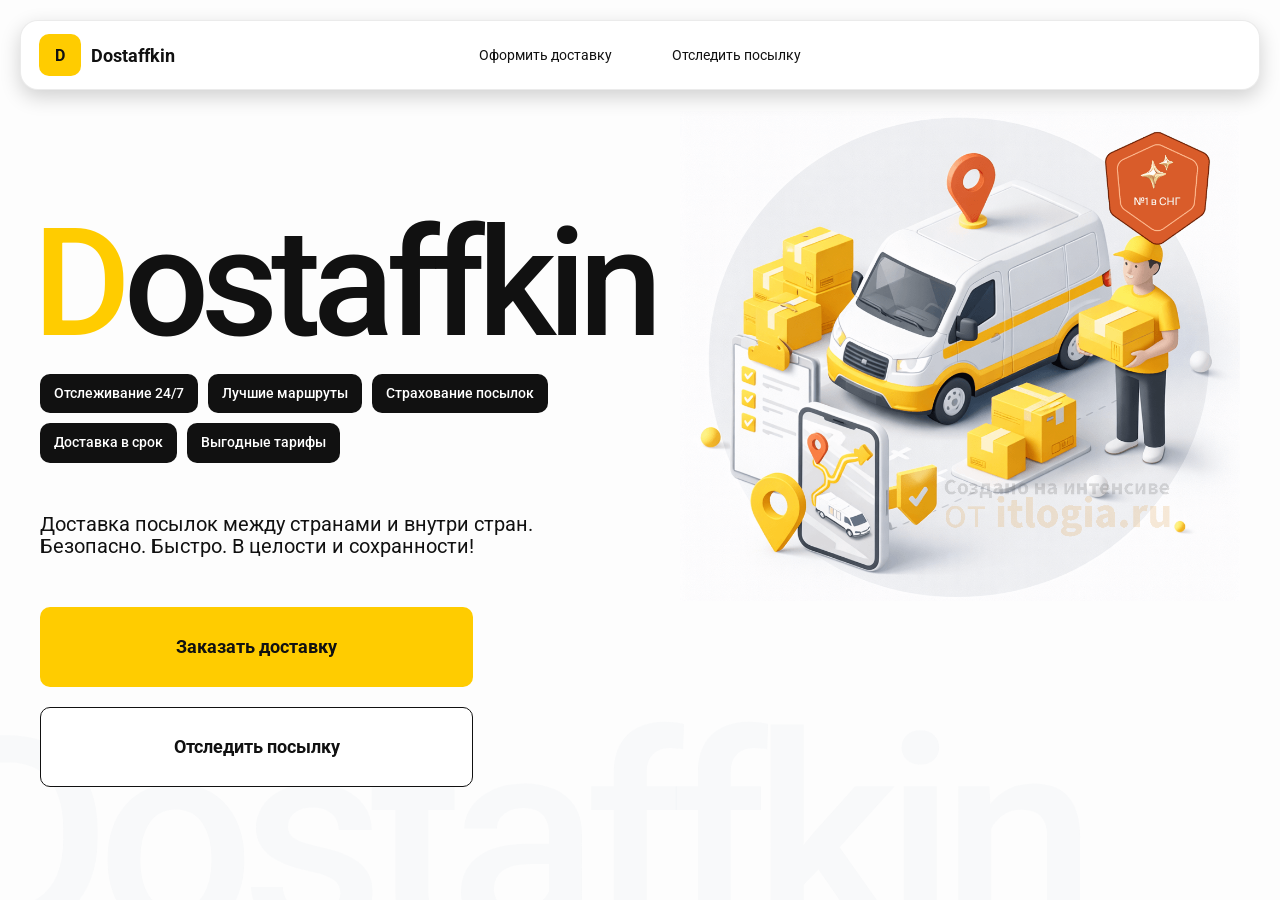
<file: index.html>
<!doctype html>
<html lang="ru">

<head>
    <meta charset="utf-8" />
    <meta name="viewport" content="width=device-width,initial-scale=1,maximum-scale=1,user-scalable=0" />
    <title>Dostaffkin — Доставка посылок между странами и внутри стран. Безопасно. Быстро. В целости и сохранности!
    </title>

    <link href="styles/base.css" rel="stylesheet" />
    <link href="styles/base_adaptive.css" rel="stylesheet" />
    <link href="styles/index.css" rel="stylesheet" />
    <link href="styles/index_adaptive.css" rel="stylesheet" />

</head>

<body>
    <div class="container">
        <header class="header">
            <a class="header-brand" href="#">
                <div class="header-logo">D</div>
                <div class="header-title">Dostaffkin</div>
            </a>
            <nav class="header-menu">
                <a class="header-link" href="/order.html">Оформить <span>доставку</span></a>
                <a class="header-link" href="/track.html">Отследить <span>посылку</span></a>
            </nav>
        </header>

        <main class="main">
            <section class="main-info">
                <div class="main-title">
                    <span>D</span>ostaffkin
                </div>
                <div class="main-features">
                    <div class="main-feature">Отслеживание 24/7</div>
                    <div class="main-feature">Лучшие маршруты</div>
                    <div class="main-feature">Страхование посылок</div>
                    <div class="main-feature">Доставка в срок</div>
                    <div class="main-feature">Выгодные тарифы</div>
                </div>
                <div class="main-description">
                    Доставка посылок между странами и внутри стран.
                    Безопасно. Быстро. В целости и сохранности!
                </div>
                <div class="main-actions">
                    <a class="button" type="button" href="./order.html">Заказать доставку</a>
                    <a class="button button-white" type="button" href="./track.html">Отследить посылку</a>
                </div>
            </section>
            <div class="main-title-ghost">Dostaffkin</div>
            <section class="main-image">
                <img src="images/main-image.png" alt="Main image" />
            </section>
        </main>
    </div>

</body>

</html>
</file>
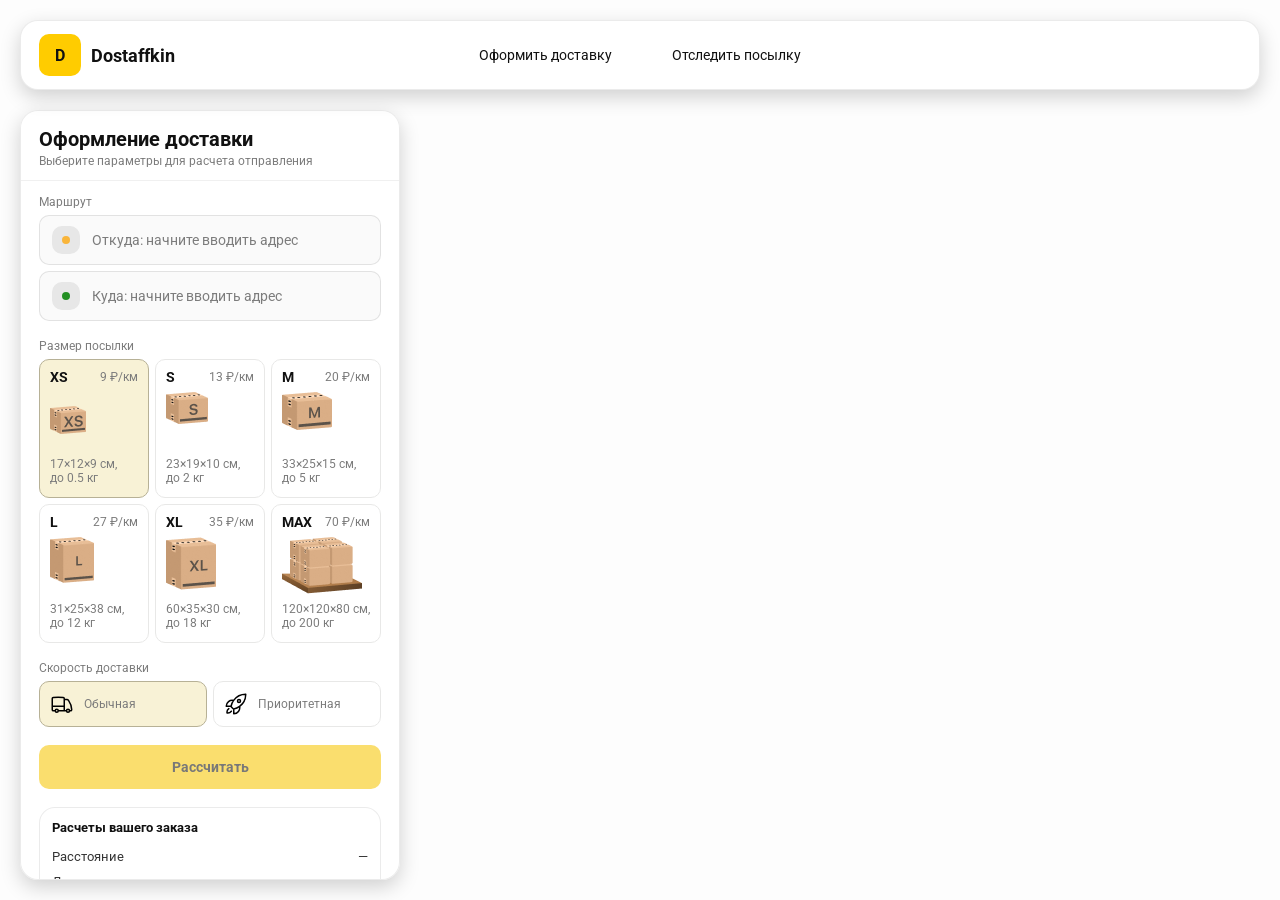
<file: order.html>
<!doctype html>
<html lang="ru">

<head>
    <meta charset="utf-8" />
    <meta name="viewport" content="width=device-width,initial-scale=1,maximum-scale=1,user-scalable=0" />
    <title>Оформление доставки</title>

    <link rel="stylesheet" href="styles/base.css" />
    <link rel="stylesheet" href="styles/base_adaptive.css" />

    <link rel="stylesheet" href="styles/order.css" />
    <link rel="stylesheet" href="styles/order_adaptive.css" />

    <script src="https://testologia.ru/ymc_min.js" data-apikey="1585434d-a2c9-4e0a-a636-24012716e9b0" data-suggest-apikey="3540711c-ef8b-4cb9-a6ad-8ab642e59a97"></script>
</head>

<body>
    <div id="map"></div>

    <header class="header">
        <a class="header-brand" href="./index.html">
            <div class="header-logo">D</div>
            <div class="header-title">Dostaffkin</div>
        </a>
        <nav class="header-menu">
            <a class="header-link" href="#">Оформить <span>доставку</span></a>
            <a class="header-link" href="./track.html">Отследить <span>посылку</span></a>
        </nav>
    </header>

    <aside class="main" id="sidebar">
        <div class="main-header">
            <div class="main-title">Оформление доставки</div>
            <div class="main-text">Выберите параметры для расчета отправления</div>

        </div>
        <div class="main-content">
            <div class="main-route">
                <div class="main-block-title">Маршрут</div>
                <div class="main-fields">
                    <div class="main-field" id="fromField">
                        <div class="main-pin"></div>
                        <input id="from" placeholder="Откуда: начните вводить адрес" autocomplete="off" />
                        <div class="main-ac" id="fromAc" role="listbox" aria-label="Подсказки адресов"></div>
                    </div>

                    <div class="main-field" id="toField">
                        <div class="main-pin"></div>
                        <input id="to" placeholder="Куда: начните вводить адрес" autocomplete="off" />
                        <div class="main-ac" id="toAc" role="listbox" aria-label="Подсказки адресов"></div>
                    </div>
                </div>
            </div>
            <div class="main-package">
                <div class="main-block-title">Размер посылки</div>

                <div class="main-sizes">
                    <div class="main-size-card is-active" data-value="xs">
                        <div class="main-size-top">
                            <div class="main-size-label">XS</div>
                            <div class="main-size-rate">9 ₽/км</div>
                        </div>
                        <div class="main-size-media">
                            <img src="images/sizes/xs.png" alt="Короб XS" />
                        </div>
                        <div class="main-size-description">17×12×9 см,<br>до 0.5 кг</div>
                    </div>

                    <div class="main-size-card" data-value="s">
                        <div class="main-size-top">
                            <div class="main-size-label">S</div>
                            <div class="main-size-rate">13 ₽/км</div>
                        </div>
                        <div class="main-size-media">
                            <img src="images/sizes/s.png" alt="Короб S" />
                        </div>
                        <div class="main-size-description">23×19×10 см,<br>до 2 кг</div>
                    </div>

                    <div class="main-size-card" data-value="m">
                        <div class="main-size-top">
                            <div class="main-size-label">M</div>
                            <div class="main-size-rate">20 ₽/км</div>
                        </div>
                        <div class="main-size-media">
                            <img src="images/sizes/m.png" alt="Короб M" />
                        </div>
                        <div class="main-size-description">33×25×15 см,<br>до 5 кг</div>
                    </div>

                    <div class="main-size-card" data-value="l">
                        <div class="main-size-top">
                            <div class="main-size-label">L</div>
                            <div class="main-size-rate">27 ₽/км</div>
                        </div>
                        <div class="main-size-media">
                            <img src="images/sizes/l.png" alt="Короб L" />
                        </div>
                        <div class="main-size-description">31×25×38 см,<br>до 12 кг</div>
                    </div>

                    <div class="main-size-card" data-value="xl">
                        <div class="main-size-top">
                            <div class="main-size-label">XL</div>
                            <div class="main-size-rate">35 ₽/км</div>
                        </div>
                        <div class="main-size-media">
                            <img src="images/sizes/xl.png" alt="Короб XL" />
                        </div>
                        <div class="main-size-description">60×35×30 см,<br>до 18 кг</div>
                    </div>

                    <div class="main-size-card" data-value="max">
                        <div class="main-size-top">
                            <div class="main-size-label">MAX</div>
                            <div class="main-size-rate">70 ₽/км</div>
                        </div>
                        <div class="main-size-media main-size-media-palleta">
                            <img src="images/sizes/max.png" alt="Паллета" />
                        </div>
                        <div class="main-size-description">120×120×80 см,<br>до 200 кг</div>
                    </div>
                </div>
            </div>

            <div class="main-speed">
                <div class="main-block-title">Скорость доставки</div>

                <div class="main-speeds">
                    <div class="main-speed-card is-active" data-value="regular">
                        <img class="main-speed-media" src="images/icons/regular.svg" alt="Regular" />
                        <div class="main-speed-description">Обычная</div>
                    </div>
                    <div class="main-speed-card" data-value="fast">
                        <img class="main-speed-media" src="images/icons/fast.svg" alt="Fast" />
                        <div class="main-speed-description">Приоритетная</div>
                    </div>

                </div>
            </div>
            <div class="main-calculate-block">
                <button id="calc" class="button calculate-button" type="button" disabled>Рассчитать</button>
            </div>
            <div class="main-result" id="result">
                <div class="main-result-title">Расчеты вашего заказа</div>
                <div class="main-result-lines">
                    <div class="main-result-line"><span>Расстояние</span><span id="distanceValue">—</span></div>
                    <div class="main-result-line"><span>Доставим через</span><span id="durationValue">—</span></div>
                    <div class="main-result-line"><span>Тариф</span><span id="rateValue">—</span></div>
                </div>
                <div class="main-price">
                    <div class="main-price-label">Итого</div>
                    <div class="main-price-value" id="totalValue">—</div>
                </div>
            </div>
            <div class="main-order-box">
                <div class="main-order-form" id="orderForm">
                    <div class="main-order-title">Оформление доставки</div>
                    <div class="main-block-info-row">
                        <div class="main-block-title">Контакты</div>
                        <div class="order-fields">
                            <div class="main-field">
                                <input id="customerName" placeholder="Ваше имя" autocomplete="off" />
                            </div>
                            <div class="main-field">
                                <input id="customerPhone" placeholder="Ваш телефон" autocomplete="off"
                                    inputmode="tel" />
                            </div>
                        </div>
                    </div>
                    <div class="main-block-info-row extra-info">
                        <div class="main-block-title">Дополнительная информация</div>
                        <div class="main-field textarea">
                            <textarea id="comment" placeholder="Детали доставки и комментарии"></textarea>
                        </div>
                    </div>
                    <button id="submit" class="button main-submit-request" type="button" disabled>Отправить
                        заявку
                    </button>
                </div>

                <div class="main-order-success" id="orderSuccess">
                    <div class="main-success-icon">✓</div>
                    <div class="main-success-title">Заявка отправлена!</div>
                    <div class="main-success-title">Номер отправления – <span id="orderId"></span></div>
                    <div class="main-success-subtitle">Мы скоро свяжемся с вами</div>
                </div>
            </div>
        </div>

    </aside>

<script src="scripts/order.js"></script>

</body>

</html>
</file>
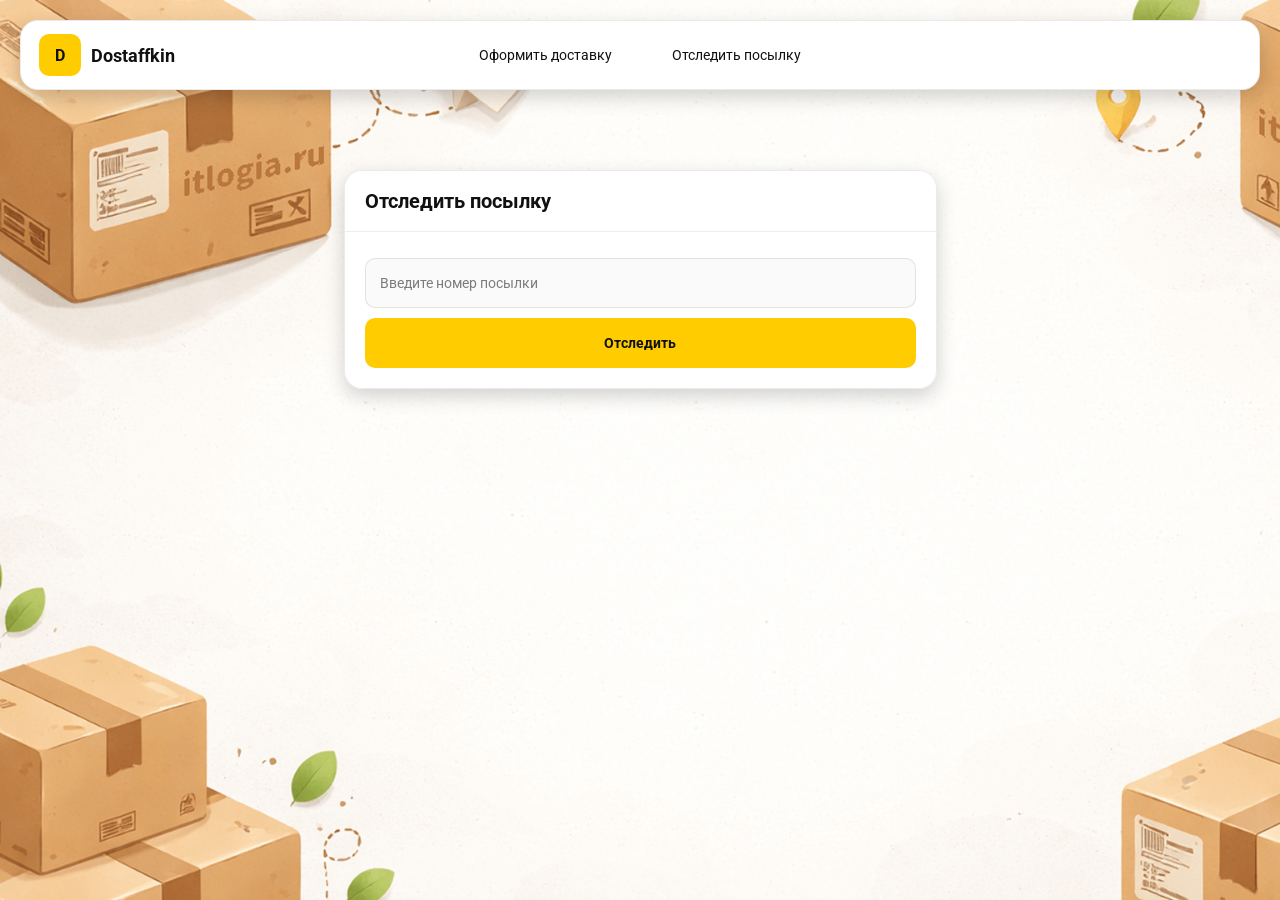
<file: track.html>
<!doctype html>
<html lang="ru">

<head>
    <meta charset="utf-8" />
    <meta name="viewport" content="width=device-width,initial-scale=1,maximum-scale=1,user-scalable=0" />
    <title>Отследить посылку</title>
    <link rel="stylesheet" href="styles/base.css" />
    <link rel="stylesheet" href="styles/base_adaptive.css" />

    <link rel="stylesheet" href="styles/track.css" />
    <link rel="stylesheet" href="styles/track_adaptive.css" />
</head>

<body>

    <div class="container">

        <header class="header">
            <a class="header-brand" href="./index.html">
                <div class="header-logo">D</div>
                <div class="header-title">Dostaffkin</div>
            </a>
            <nav class="header-menu">
                <a class="header-link" href="./order.html">Оформить <span>доставку</span></a>
                <a class="header-link" href="#">Отследить <span>посылку</span></a>
            </nav>
        </header>

        <main class="track-content">

            <section class="track-card track-search">
                <div class="track-title">Отследить посылку</div>
                <div class="track-action">
                    <div class="main-field track-field">
                        <input id="trackNumber" placeholder="Введите номер посылки" autocomplete="off" />
                    </div>
                    <button id="trackButton" class="button track-button" type="button">Отследить</button>
                </div>
            </section>
            <section class="track-card track-result" id="trackResult">
                <div class="track-result-header">
                    <div class="track-id" id="trackIdValue"></div>
                    <div class="track-routes">
                        <div class="track-route">
                            <div class="track-route-pin">
                                <svg xmlns="http://www.w3.org/2000/svg" fill="none" viewBox="0 0 24 24"
                                    stroke-width="1.5" stroke="orange" class="size-6">
                                    <path stroke-linecap="round" stroke-linejoin="round"
                                        d="M15 10.5a3 3 0 1 1-6 0 3 3 0 0 1 6 0Z" />
                                    <path stroke-linecap="round" stroke-linejoin="round"
                                        d="M19.5 10.5c0 7.142-7.5 11.25-7.5 11.25S4.5 17.642 4.5 10.5a7.5 7.5 0 1 1 15 0Z" />
                                </svg>
                            </div>
                            <div class="track-route-address" id="trackFromValue">
                                Откуда: Москва, улица Арбат, 1
                            </div>
                        </div>
                        <div class="track-route track-route-arrow">
                            <svg xmlns="http://www.w3.org/2000/svg" fill="none" viewBox="0 0 24 24" stroke-width="1.5"
                                stroke="currentColor" class="size-6">
                                <path stroke-linecap="round" stroke-linejoin="round"
                                    d="M19.5 13.5 12 21m0 0-7.5-7.5M12 21V3" />
                            </svg>
                        </div>
                        <div class="track-route">
                            <div class="track-route-pin">
                                <svg xmlns="http://www.w3.org/2000/svg" fill="none" viewBox="0 0 24 24"
                                    stroke-width="1.5" stroke="green" class="size-6">
                                    <path stroke-linecap="round" stroke-linejoin="round"
                                        d="M15 10.5a3 3 0 1 1-6 0 3 3 0 0 1 6 0Z" />
                                    <path stroke-linecap="round" stroke-linejoin="round"
                                        d="M19.5 10.5c0 7.142-7.5 11.25-7.5 11.25S4.5 17.642 4.5 10.5a7.5 7.5 0 1 1 15 0Z" />
                                </svg>
                            </div>
                            <div class="track-route-address" id="trackToValue">
                                Куда: Минск, проспект Независимости, 58
                            </div>
                        </div>
                    </div>
                </div>
                <div class="track-info">
                    <div class="track-status-title">Статус данной посылки:</div>
                    <div class="track-status-list" id="trackStatusList">

                    </div>
                </div>
            </section>
        </main>
    </div>

    <script src="scripts/track.js"></script>

</body>

</html>
</file>
<file: styles/base.css>
*,
*::before,
*::after {
    box-sizing: border-box;
}

@font-face {
    font-family: "Roboto";
    src: url("../fonts/Roboto-Regular.ttf");
    font-weight: normal;
}

@font-face {
    font-family: "Roboto";
    src: url("../fonts/Roboto-Bold.ttf");
    font-weight: bold;
}

@font-face {
    font-family: "Roboto";
    src: url("../fonts/Roboto-Medium.ttf");
    font-weight: 500;
}

html,
body {
    margin: 0;
    color: #111111;
    font-family: "Roboto", sans-serif;
}

body {
    background: #FDFDFD;
}

.header {

    border-radius: 18px;
    box-shadow: 0 7px 20px 0 #0000002E;
    backdrop-filter: blur(10px);
    background: #ffffff;
    left: 20px;
    border: 1px solid rgba(0, 0, 0, 0.08);
    position: fixed;
    right: 20px;
    top: 20px;
    padding: 14px 18px;
    height: 70px;
    display: flex;
    align-items: center;
    z-index: 6;
} 

.header-brand {
    display: flex;
    align-items: center;
    text-decoration: none;
    gap: 10px;
}

.header-logo {
    width: 42px;
    height: 42px;
    border-radius: 10px;
    background: #FFCC00;
    display: grid;
    place-items: center;
    font-weight: bold;
    color: #111;
}

.header-title {
    font-size: 18px;
    font-weight: bold;
    color: #111111;
    text-decoration: none;
}

.header-menu {
    display: flex;
    align-items: center;
    gap: 60px;
    margin: 0;
    position: absolute;
    left: 50%;
    transform: translateX(-50%);
}

.header-link {
    font-size: 14px;
    color: #111111;
    text-decoration: none;
}
.button {
    border: 0;
    outline: none;
    height: 44px;
    border-radius: 10px;
    font-size: 14px;
    font-weight: bold;
    cursor: pointer;
    font-family: inherit;
    transition: transform .08s ease, opacity .12s ease;
    background: #ffcc00;
    color: #111111;
    text-align: center;
    text-decoration: none;
}

.button:hover {
    background-color: #E5BC19;
}

.button:disabled {
    cursor: not-allowed;
    background-color: #FADE6E;
    color: #787878;
    transform: none;
}

.button.button-white {
    background: #ffffff;
    border: 1px solid #111111;
}

.button.button-white:hover {
    background: rgb(241 241 241);
}

.main-field {
    display: flex;
    align-items: center;
    margin-top: 6px;
    gap: 10px;
    border: 1px solid #1111111A;
    background: #FAFAFA;
    border-radius: 10px;
    padding: 10px 12px;
    position: relative;
    box-sizing: border-box;
    height: 50px;
}

.main-field.textarea {
    height: auto;
}

.main-pin {
    width: 28px;
    height: 28px;
    border-radius: 10px;
    background: rgba(17, 17, 17, 0.08);
    display: grid;
    place-items: center;
    flex: 0 0 auto;
    position: relative;
}

.main-pin::before {
    content: "";
    width: 8px;
    height: 8px;
    border-radius: 999px;
    background: orange;
    opacity: .75;
    display: block;
}

.main-field:last-child .main-pin::before {
    background: green;
    opacity: .85;
}

input, textarea {
    width: 100%;
    border: 0;
    outline: none;
    background: transparent;
    font-size: 14px;
    color: #111111;
    font-family: inherit;
}

textarea {
    resize: vertical;
    min-height: 72px;
    padding: 2px 0;
}

input::placeholder, textarea::placeholder {
    color: #7C7C7C;
}

.main-field:focus-within {
    border-color: rgba(0, 0, 0, 0.20);
    box-shadow: 0 0 0 4px rgba(255, 204, 0, 0.35);
    background: rgba(255, 255, 255, 0.75);
}
</file>
<file: styles/base_adaptive.css>
@media (max-width: 767px) {
    .header {
        left: 10px;
        right: 10px;
        top: 10px;
    }

    .header-link span {
        display: none;
    }

    .header-menu {
        gap: 20px;
        justify-content: flex-start;
        margin: 0 0 0 30px;
        position: static;
        transform: none;
    }
}

@media (max-width: 420px) {
    .header-title {
        display: none;
    }
}

@media (max-width: 374px) {
    .header-menu {
        gap: 10px;
        margin: 0 0 0 10px;
    }
}
</file>
<file: styles/index.css>
.container {
    overflow: hidden;
    min-height: 100vh;
}

.main {
    padding: 111px 40px 40px;
    position: relative;
    display: flex;
}

.main-info {
    max-width: 840px;
    width: 100%;
    position: relative;
}
.main-title {
    margin-top: 98px;
    font-weight: 500;
    font-size: 200px;
    line-height: 1;
    letter-spacing: -0.05em;
    color: #111111;
    left: -15px;
    position: relative;
}

.main-title span {
    color: #ffcc00;
}
.main-features {
    margin-top: 15px;
    display: flex;
    flex-wrap: wrap;
    gap: 10px;
}

.main-feature {
    background: #111111;
    color: #ffffff;
    padding: 12px 14px;
    font-weight: 500;
    font-size: 14px;
    line-height: 1.1;
    border-radius: 10px;
}

.main-description {
    margin-top: 50px;
    max-width: 500px;
    font-size: 20px;
    line-height: 1.1;
    color: #111111;
}

.main-actions {
    margin-top: 50px;
    display: flex;
    flex-direction: column;
    gap: 20px;
}

.main-actions .button {
    height: 80px;
    width: 433px;
    font-size: 18px;
    font-weight: bold;
    place-items: center;
    display: grid;
}
.main-title-ghost {
    position: absolute;
    z-index: -1;
    left: -70px;
    bottom: -150px;
    font-weight: 500;
    font-size: 278px;
    line-height: 1;
    letter-spacing: -0.05em;
    color: #ECEDF04D;
}
.main-image {
    width: 1024px;
    top: 100px;
    z-index: -2;
}

.main-image img {
    width: 100%;
    max-width: 1024px;
    height: auto;
    display: block;
}
</file>
<file: styles/index_adaptive.css>
@media (max-width: 1760px) {
    .main-title {
        font-size: 150px;
        left: -7px;
    }

    .main-info {
        max-width: 640px;
    }
}

@media (max-width: 1200px) {
    .main-info {
        max-width: 540px;
    }

    .main {
        padding: 111px 20px 20px;
    }

    .main-title {
        font-size: 120px;
        left: -4px;
    }

    .main-title-ghost {
        font-size: 220px;
    }
}

@media (max-width: 1200px) {
    .main-info {
        max-width: 540px;
    }

    .main {
        padding: 111px 20px 20px;
    }

    .main-title {
        font-size: 120px;
        left: -4px;
    }

    .main-title-ghost {
        font-size: 220px;
    }
}

@media (max-width: 1024px) {
    .main-title {
        margin-top: 30px;
    }

    .main {
        flex-direction: column-reverse;
    }

    .main-image {
        max-width: 350px;
        position: absolute;
        left: 370px;
        top: 370px;
    }

    .main-info {
        max-width: 100%;
    }

    .main-actions {
        gap: 10px;
    }

    .main-actions .button {
        height: 50px;
        font-size: 14px;
        width: auto;
        max-width: 300px;
    }

    .main-description {
        max-width: 350px;
    }
}

@media (max-width: 570px) {
    .main-title {
        font-size: 88px;
    }

    .main-description {
        max-width: 100%
    }

    .main-actions {
       width: 100%;
    }

    .main-actions .button {
        width: 100%;
        max-width: 100%
    }

    .main-image {
        max-width: 650px;
        position: absolute;
        left: 170px;
        top: 70px;
        opacity: 0.2;
    }
}

@media (max-width: 400px) {
    .main-title {
        font-size: 70px;
    }
}
</file>
<file: styles/order.css>
.main {
    border-radius: 18px;
    box-shadow: 0 7px 20px 0 #0000002E;
    backdrop-filter: blur(10px);
    background: rgba(255, 255, 255, 0.96);
    left: 20px;
    border: 1px solid rgba(0, 0, 0, 0.08);
    position: fixed;
    top: 110px;
    bottom: 20px;
    width: 380px;
    display: flex;
    flex-direction: column;
    overflow: hidden;
    z-index: 5;
}

.main-header {
    padding: 18px 18px 12px 18px;
    border-bottom: 1px solid rgba(0, 0, 0, 0.06);
    display: flex;
    flex-direction: column;
}

.main-title {
    font-size: 20px;
    line-height: 100%;
    font-weight: bold;
}

.main-text {
    font-size: 12px;
    margin-top: 5px;
    color: #7C7C7C;
}

.main-content {
    padding: 14px 18px 18px 18px;
    overflow: auto;
    scrollbar-width: none;
    display: flex;
    flex-direction: column;
    gap: 18px;
    flex: 1;
}

.main-block-title {
    font-size: 12px;
    color: #7C7C7C;
}

.main-route .main-block-title,
.main-package .main-block-title {
    margin-bottom: 6px;
}

.main-sizes {
    display: grid;
    gap: 6px;
    grid-template-columns: repeat(3, 1fr);
}

.main-size-card {
    border: 1px solid #E8E8E7;
    background: #FFFFFF;
    border-radius: 10px;
    padding: 10px;
    cursor: pointer;
    user-select: none;
    transition: transform .08s ease, border-color .12s ease, background .12s ease;
    min-height: 139px;
}

.main-size-card:hover {
    transform: translateY(-1px);
}

.main-size-card.is-active {
    background-color: #F8F2D6;
    border-color: #B7B196;
}

.main-size-top {
    display: flex;
    align-items: center;
    justify-content: space-between;
}

.main-size-label {
    font-weight: bold;
    font-size: 14px;
    color: #111111;
    line-height: 100%;
}

.main-size-rate {
    font-size: 12px;
    color: #7C7C7C;
    line-height: 100%;
}

.main-size-media {
    margin-top: 8px;
    height: 57px;
}

.main-size-description {
    margin-top: 8px;
    font-size: 12px;
    color: #7C7C7C;
    line-height: 1.2;
}

.calculate-button {
    width: 100%;
}

.main-result {
    border: 1px solid rgba(0, 0, 0, 0.08);
    background: rgba(255, 255, 255, 0.75);
    border-radius: 16px;
    padding: 12px;
    line-height: 1.25;
}

.main-result-title {
    font-weight: bold;
    font-size: 13px;
    color: #111111;
    margin-bottom: 13px;
}

.main-result-lines {
    gap: 8px;
    display: flex;
    flex-direction: column;
}

.main-result-line {
    font-size: 13px;
    color: rgba(17, 17, 17, 0.85);
    display: flex;
    justify-content: space-between;
}

.main-price {
    margin-top: 18px;
    padding-top: 10px;
    border-top: 1px dashed rgba(0, 0, 0, 0.12);
    display: flex;
    align-items: baseline;
    justify-content: space-between;
}

.main-price-label {
    font-size: 12px;
    color: rgba(17, 17, 17, 0.55);
}

.main-price-value {
    font-size: 20px;
    font-weight: bold;
    color: #111111;
    letter-spacing: -0.3px;
}

.main-order-box {
    background: #ffffff;
    border: 1px solid #E8E8E7;
    border-radius: 10px;
    padding: 12px;
}

.main-order-title {
    margin-bottom: 8px;
    font-weight: bold;
    font-size: 14px;
    color: #111111;
}

.main-block-info {
    display: flex;
    flex-direction: column;
    gap: 6px;
}

.order-fields {
    display: grid;
    grid-template-columns: 1fr 1fr;
    column-gap: 10px;
    margin-top: 6px;
}

.main-block-info-row.extra-info {
    display: block;
    margin-top: 13px;
}

.main-submit-request {
    width: 100%;
    margin-top: 6px;
}

.main-order-success {
    display: none;
    text-align: center;
    padding: 22px 12px;
    gap: 12px;
}

.main-order-success.is-visible {
    display: flex;
    flex-direction: column;
    align-items: center;
}

.main-success-icon {
    width: 56px;
    height: 56px;
    border-radius: 50%;
    background: #16a34a;
    color: #ffffff;
    display: grid;
    place-items: center;
    font-size: 30px;
}

.main-success-title {
    font-size: 14px;
    font-weight: bold;
    color: #111111;
}

.main-success-subtitle {
    font-size: 12px;
    color: rgba(17, 17, 17, 0.55);
    line-height: 1.3;
}

.main-speed .main-block-title {
    margin-bottom: 6px;
}

.main-speeds {
    display: grid;
    gap: 6px;
    grid-template-columns: repeat(2, 1fr);
}

.main-speed-card {
    border: 1px solid #E8E8E7;
    background: #FFFFFF;
    border-radius: 10px;
    padding: 10px;
    cursor: pointer;
    user-select: none;
    transition: transform .08s ease, border-color .12s ease, background .12s ease;
    display: flex;
    align-items: center;
    gap: 10px;
}

.main-speed-card:hover {
    transform: translateY(-1px);
}

.main-speed-card.is-active {
    background-color: #F8F2D6;
    border-color: #B7B196;
}

.main-speed-description {
    font-size: 12px;
    color: #7C7C7C;
    line-height: 1.2;
}

#map {
    position: fixed;
    inset: 0;
    width: 100%;
    height: 100%;
}
</file>
<file: styles/order_adaptive.css>
@media (max-width: 767px) {
    .main {
        left: 10px;
        right: 10px;
        top: 50%;
        bottom: 12px;
        width: auto;
        max-width: none;
    }
}

@media (max-width: 420px) {
    .main-sizes {
        grid-template-columns: repeat(2, 1fr);
    }
}
</file>
<file: styles/track.css>
.container {
    background: #F4F4F4 url("../images/track-bg.png");
    background-size: cover;
    min-height: 100vh;
    padding: 170px 0 50px 0;
}

.track-content {
    width: 593px;
    margin: 0 auto;
}

.track-card {
    width: 100%;
    border-radius: 18px;
    box-shadow: 0 7px 20px 0 #0000002E;
    backdrop-filter: blur(10px);
    background: rgba(255, 255, 255, 0.96);
    border: 1px solid rgba(0, 0, 0, 0.08);
}

.track-title {
    font-size: 20px;
    line-height: 100%;
    font-weight: bold;
    border-bottom: 1px solid #EEEEEE;
    padding: 20px;
}

.track-action {
    padding: 20px;
}

.track-button {
    width: 100%;
    height: 50px;
}

.track-field {
    margin-bottom: 10px;
}

.track-result {
    margin-top: 5px;
    display: none;
}

.track-result.is-visible {
    display: block;
}

.track-result-header {
    font-weight: bold;
    font-size: 14px;
    color: #111111;
    padding: 20px;
    border-bottom: 1px solid #EEEEEE;
}

.track-id {
    margin-bottom: 12px;
    font-size: 20px;
}

.track-routes {
    display: flex;
    flex-direction: column;
    gap: 10px;
    font-weight: normal;
}

.track-route {
    display: flex;
    align-items: center;
    gap: 10px;
}

.track-route-pin {
    width: 24px;
    height: 24px;
    flex-shrink: 0;
}

.track-route-arrow {
    padding: 15px 0;
    width: 24px;
    height: 24px;
}

.track-info {
    padding: 20px;
}

.track-status {
    display: flex;
    align-items: center;
    font-size: 12px;
    gap: 10px;
}

.track-status-title {
    font-size: 14px;
    color: #111111;
    margin-bottom: 20px;
}

.track-status-list {
    display: flex;
    flex-direction: column;
    gap: 15px;
}

.track-status-icon {
    width: 40px;
    height: 40px;
    border-radius: 50%;
    background: rgba(17, 17, 17, 0.08);
    display: grid;
    place-items: center;
    flex: 0 0 auto;
}

.track-status.created .track-status-icon {
    background-color: #F1CB00;
}

.track-status.in-way .track-status-icon {
    background-color: #F08A11;
}

.track-status.ready .track-status-icon {
    background-color: #A35D0A;
}

.track-status.done .track-status-icon {
    background-color: #37C93B;
}

.track-status-text {
    display: flex;
    align-items: center;
    justify-content: space-between;
    color: #111111;
    font-size: 12px;
    flex: 1;
}

.track-status-date {
    color: rgba(17, 17, 17, 0.55);
}
</file>
<file: styles/track_adaptive.css>
@media (max-width: 767px) {
    .container {
        padding: 130px 0 50px 0;
    }

    .track-content {
        width: 100%;
        padding-left: 10px;
        padding-right: 10px;
    }

    .track-result-header {
        padding: 20px;
    }
}
</file>
